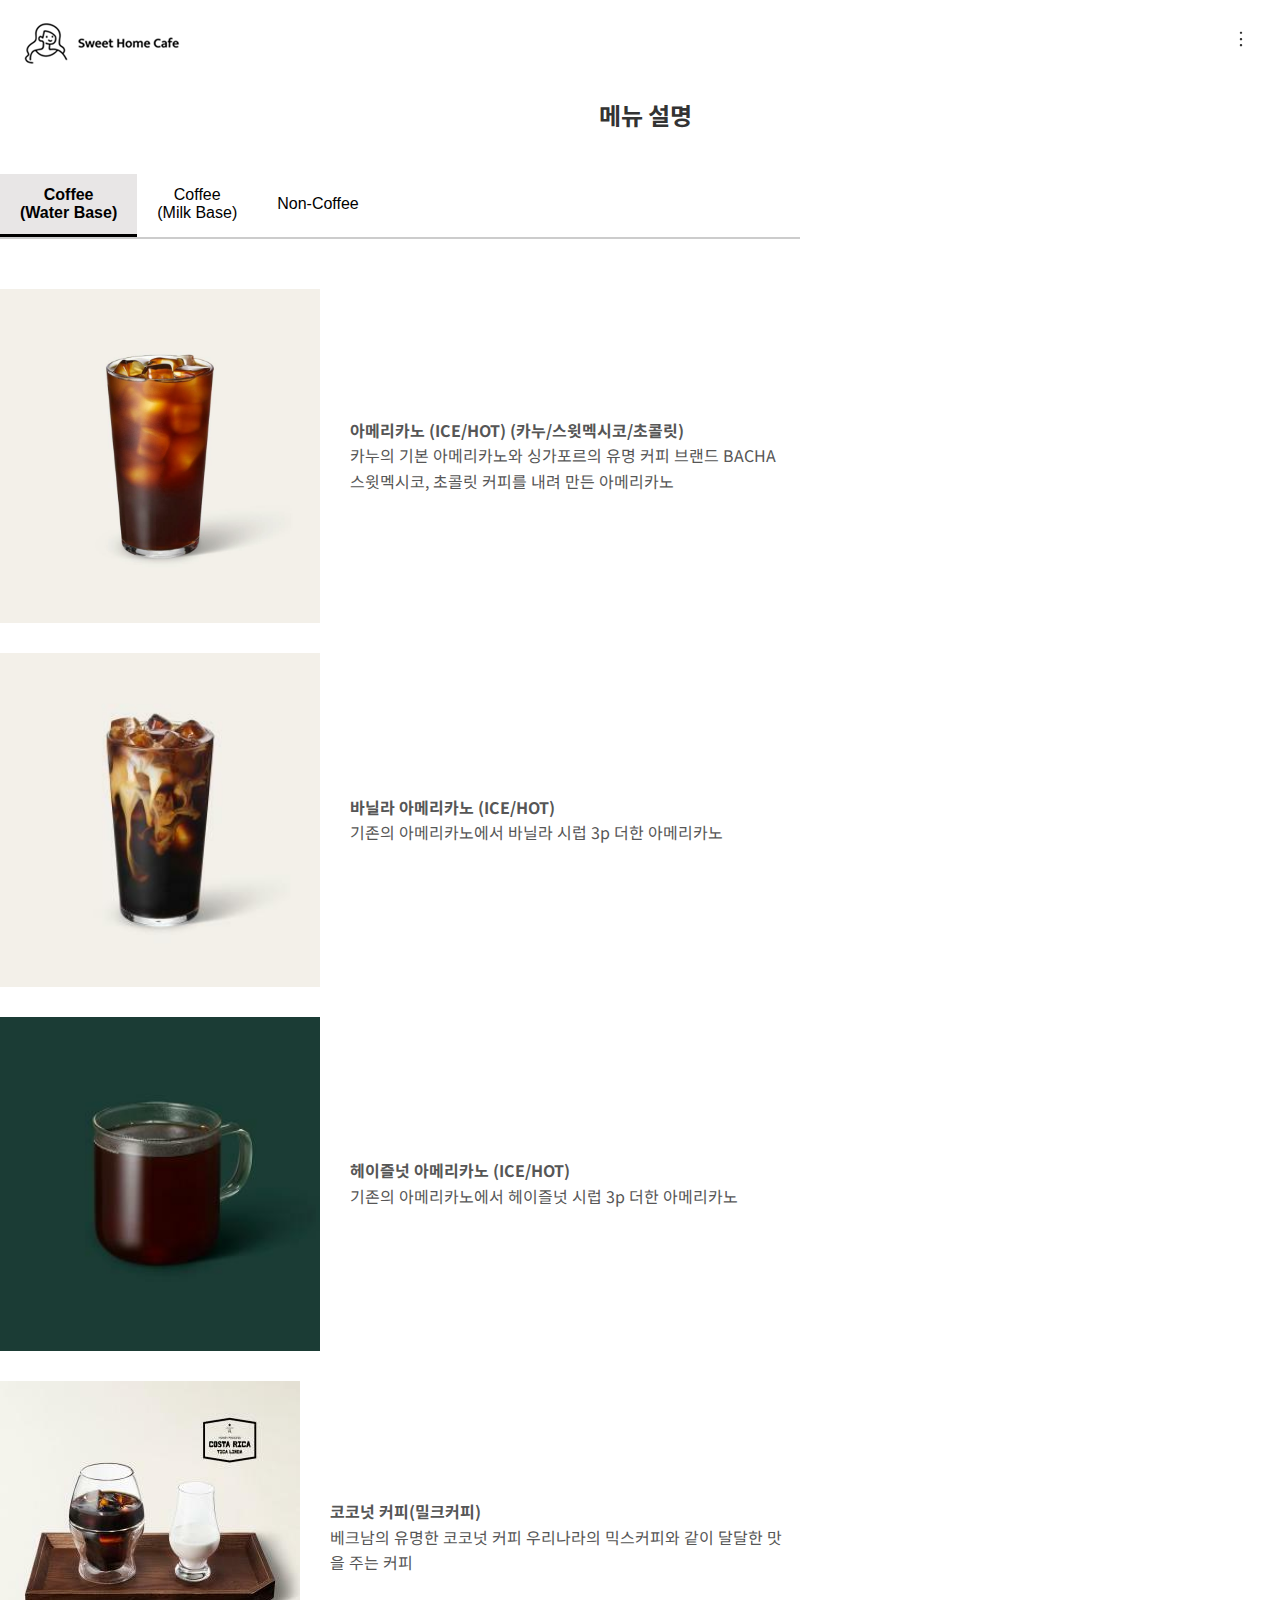
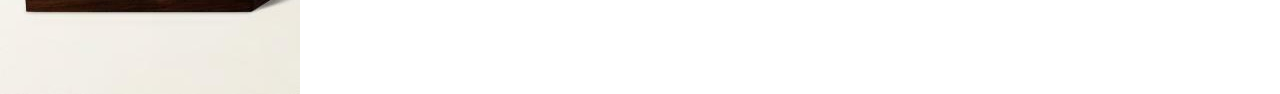
<file: index.html>
<!DOCTYPE html>
<html lang="en">
<head>
    <meta charset="UTF-8">
    <meta name="viewport" content="width=device-width, initial-scale=1.0">
    <link href="https://fonts.googleapis.com/css2?family=Noto+Sans+KR&display=swap" rel="stylesheet">
    <link rel="stylesheet" href="/common/common.css">
    <title>사랑이네 스윗 홈 카페</title>
    <style>

    .skills-tab-container {
      display: flex;
      flex-direction: column; /* 세로 정렬로 변경 */
      max-width: 800px;
      min-height: 480px;
    }

    .tab-list {
      display: flex;
      flex-direction: row; /* 가로로 정렬 */
      border-bottom: 2px solid #ccc;
      margin-bottom: 20px;
    }

    .tab-button {
      padding: 12px 20px;
      background: none;
      border: none;
      border-bottom: 3px solid transparent;
      cursor: pointer;
      transition: 0.3s;
      font-size: 16px;
      color: #000000;
    }

    .tab-button.active {
      border-color: #000000;
      font-weight: bold;
      color: #000000;
      background-color: #e8e6e6;
    }

    .tab-content {
      flex: 1;
    }

    .tab-panel {
      display: none;
      animation: fadeIn 0.3s ease;
    }

    .tab-panel.active {
      display: block;
    }

    @keyframes fadeIn {
      from { opacity: 0; }
      to { opacity: 1; }
    }

    .p3f{
      font-size: 1.5rem;
      margin: 0 auto 40px;
      color: #333;
      text-align: center;
      display: block;
      width: fit-content;
    }

   .inline-media {
      display: flex;
      align-items: center; /* 수직 가운데 정렬 */
      gap: 30px; /* 이미지와 텍스트 사이 간격 */
      margin-top: 30px;
    }

    .inline-media img {
      width: 40%;   /* 이미지 크기 조절 */
      object-fit: contain;
    }

    .inline-media p {
      margin: 0;
      line-height: 1.6;
      color: #565656;
    }
    p{
      padding-right: 17px;
    }

    </style>
</head>
<body>

    <div class="header">
        <a href="/index.html"><img src="/logo.png" alt="사랑이네 로고"></a>


        <div class="dropdown">
            <button class="dropdown-toggle" id="dropdownBtn">︙</button>
            <div class="dropdown-menu" id="dropdownMenu">
                <a href="/menu.html">메뉴</a>
                <a href="/index.html">메뉴 설명</a>
                <div class="dropdown-divider"></div>
                <a href="/road.html">찾아오는 길</a>
            </div>
        </div>

    </div>

     <script src="/common/common.js"></script>

    <main>
        <div>
          <h2 class="p3f">메뉴 설명</h2>
          <div class="skills-tab-container">
            <div class="tab-list">
              <button class="tab-button active" data-tab="Language">Coffee<br>(Water Base)</button>
              <button class="tab-button" data-tab="Frontend">Coffee<br>(Milk Base)</button>
              <button class="tab-button" data-tab="Backend">Non-Coffee</button>
            </div>

            <div class="tab-content">
              <div class="tab-panel active" id="Language">
                <div class="inline-media">
                  <img src="/images/c1.jpg" alt="아메리카노"/>
                  <p><b>아메리카노 (ICE/HOT) (카누/스윗멕시코/초콜릿)</b><br>카누의 기본 아메리카노와 싱가포르의 유명 커피 브랜드 BACHA 스윗멕시코, 초콜릿 커피를 내려 만든 아메리카노</p>
                </div>
                <div class="inline-media">
                  <img src="/images/c9.jpg" alt="바닐라 아메리카노" />
                  <p><b>바닐라 아메리카노 (ICE/HOT)</b><br>기존의 아메리카노에서 바닐라 시럽 3p 더한 아메리카노</p>
                </div>
                <div class="inline-media">
                  <img src="/images/c11.jpg" alt="헤이즐넛 아메리카노" />
                  <p><b>헤이즐넛 아메리카노 (ICE/HOT)</b><br>기존의 아메리카노에서 헤이즐넛 시럽 3p 더한 아메리카노</p>
                </div>
                <div class="inline-media">
                  <img src="/images/c10.jpg" alt="코코넛 커피" />
                  <p><b>코코넛 커피(밀크커피)</b><br>베크남의 유명한 코코넛 커피 우리나라의 믹스커피와 같이 달달한 맛을 주는 커피</p>
                </div>
              </div>

              <div class="tab-panel" id="Frontend">
                <div class="inline-media">
                  <img src="/images/c3.jpg" alt="카페 라떼"/>
                  <p><b>카페 라떼 (ICE/HOT)</b><br>고소한 우유와 카누의 에스프레소를 더한 카페 라떼</p>
                </div>
                <div class="inline-media">
                  <img src="/images/c4.jpg" alt="카페 라떼"/>
                  <p><b>바닐라 라떼 (ICE/HOT)</b><br>고소한 우유와 카누의 에스프레소에 바닐라 시럽 6p 더한 바닐라 라떼</p>
                </div>
                <div class="inline-media">
                  <img src="/images/c13.jpg" alt="카페 라떼"/>
                  <p><b>카페모카 (ICE/HOT)</b><br>고소한 우유와 카누의 에스프레소에 초코파우더를 더한 카페모카</p>
                </div>
                <div class="inline-media">
                  <img src="/images/c2.jpg" alt="카페 라떼"/>
                  <p><b>헤이즐넛 라떼 (ICE/HOT)</b><br>고소한 우유와 카누의 에스프레소에 헤이즐넛 시럽 6p 더한 헤이즐넛 라떼</p>
                </div>

              </div>
              <div class="tab-panel" id="Backend">
                <div class="inline-media">
                  <img src="/images/c8.jpg" alt="초코라떼" />
                  <p><b>초코라떼 (ICE/HOT)</b><br>달달한 초콜릿 파우더에 고소한 우유를 더한 라떼</p>
                </div>
                <div class="inline-media">
                  <img src="/images/c7.jpg" alt="녹차라떼" />
                  <p><b>녹차라떼 (ICE/HOT)</b><br>달콤 쌉싸름한 녹차 파우더에 고소한 우유를 더한 라떼</p>
                </div>
                <div class="inline-media">
                  <img src="/images/c12.jpg" alt="딸기라떼" />
                  <p><b>딸기라떼 (ONLY ICE)</b><br>새콤달콤한 딸기청에 고소한 우유를 더한 음료</p>
                </div>
                <div class="inline-media">
                  <img src="/images/c5.jpg" alt="청포도 에이드" />
                  <p><b>청포도 에이드 (ONLY ICE)</b><br>상큼 달달한 청포도 시럽에 제로 사이다를 넣은 피지오</p>
                </div>

                <div class="inline-media">
                  <img src="/images/c6.jpg" alt="자몽 에이드" />
                  <p><b>자몽 에이드 (ONLY ICE)</b><br>달콤 쌉싸름하 자몽 시럽에 제로 사이다를 넣은 피지오</p>
                </div>


              </div>

            </div>
          </div>

          <script>
      document.querySelectorAll('.tab-button').forEach(button => {
      button.addEventListener('click', () => {
        const tab = button.getAttribute('data-tab');

        // 버튼 active 상태 설정
        document.querySelectorAll('.tab-button').forEach(btn => {
          btn.classList.remove('active');
        });
        button.classList.add('active');

        // 탭 내용 active 상태 설정
        document.querySelectorAll('.tab-panel').forEach(panel => {
          panel.classList.remove('active');
        });
        document.getElementById(tab).classList.add('active');
      });
    });

    </script>
    </main>

</body>
</html>
</file>
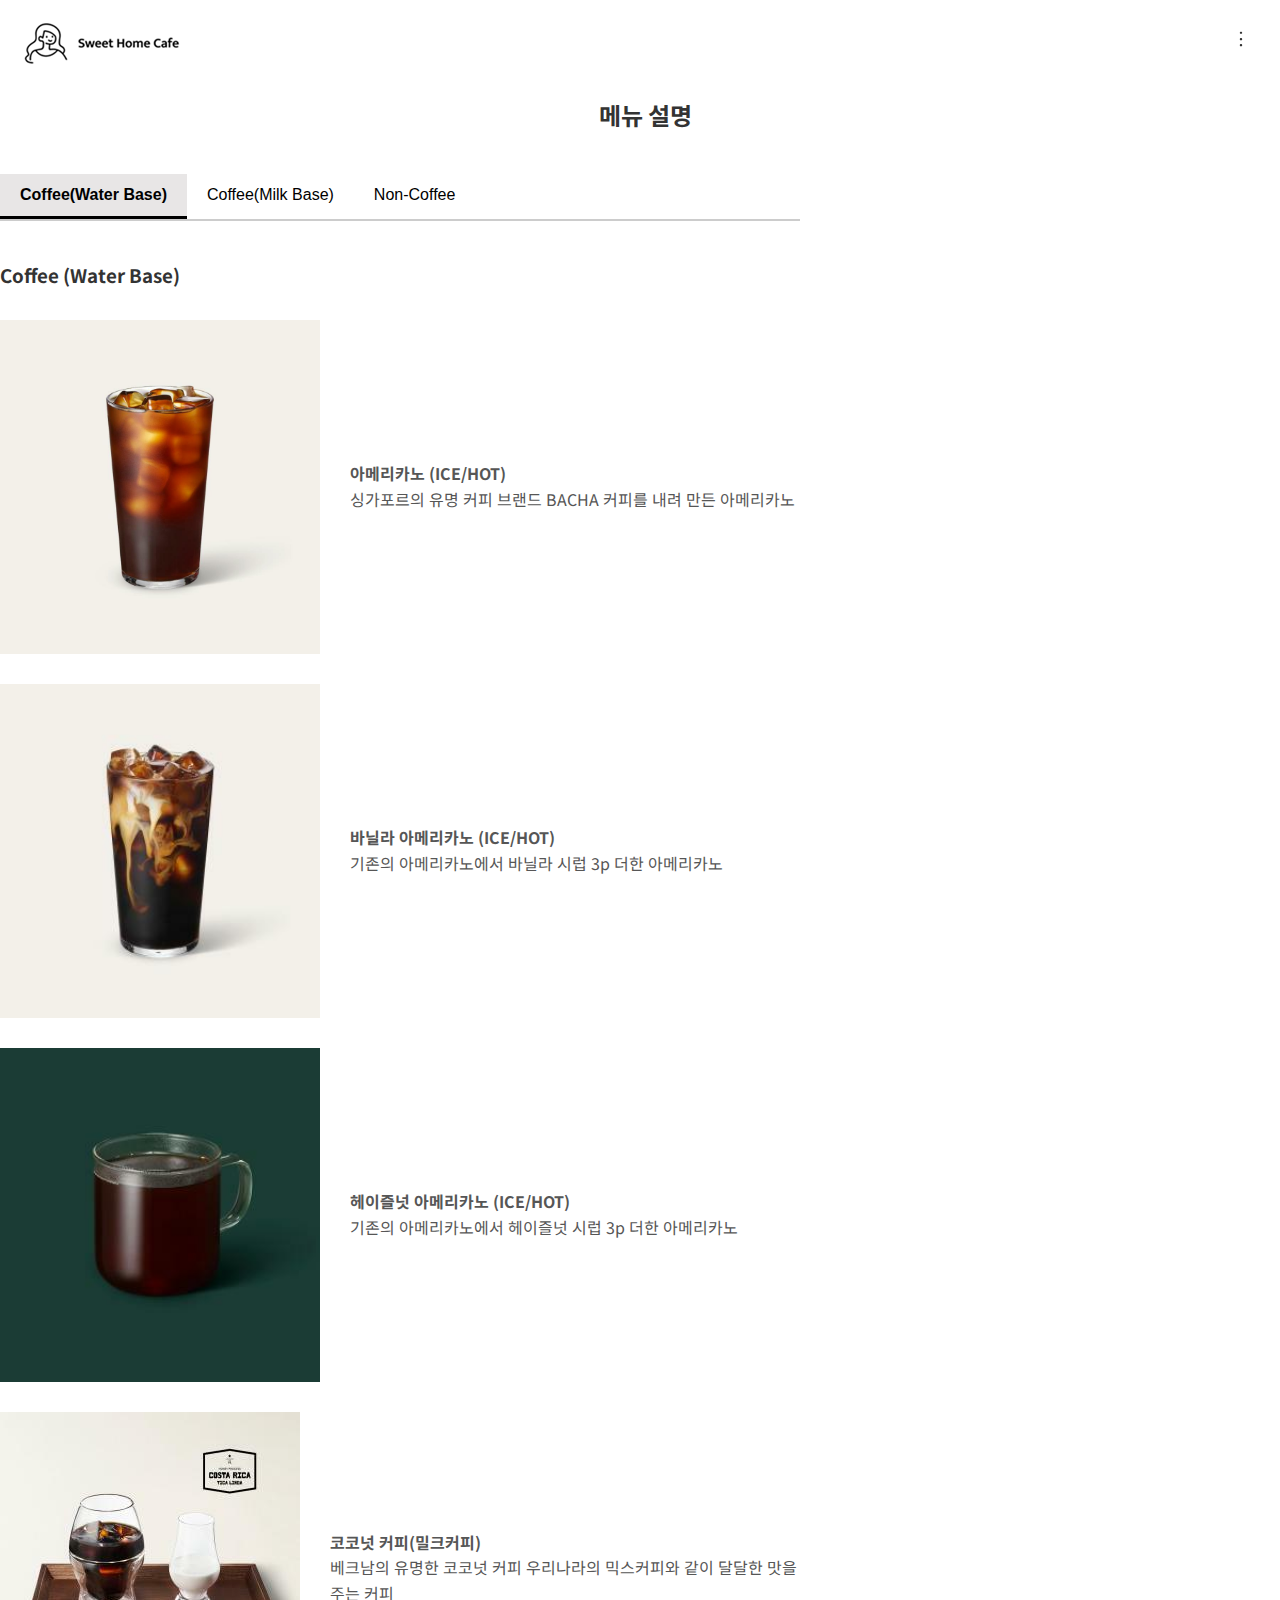
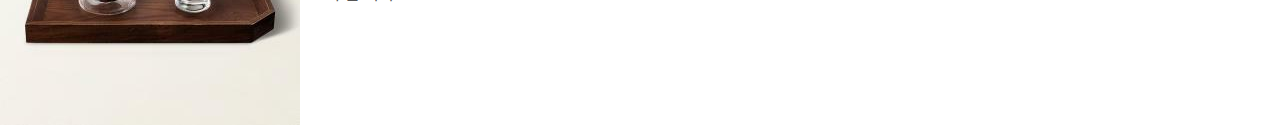
<file: introduce.html>
<!DOCTYPE html>
<html lang="en">
<head>
    <meta charset="UTF-8">
    <meta name="viewport" content="width=device-width, initial-scale=1.0">
    <link href="https://fonts.googleapis.com/css2?family=Noto+Sans+KR&display=swap" rel="stylesheet">
    <link rel="stylesheet" href="/common/common.css">
    <title>사랑이네 스윗 홈 카페</title>
    <style>

    .skills-tab-container {
      display: flex;
      flex-direction: column; /* 세로 정렬로 변경 */
      max-width: 800px;
      min-height: 480px;
    }

    .tab-list {
      display: flex;
      flex-direction: row; /* 가로로 정렬 */
      border-bottom: 2px solid #ccc;
      margin-bottom: 20px;
    }

    .tab-button {
      padding: 12px 20px;
      background: none;
      border: none;
      border-bottom: 3px solid transparent;
      cursor: pointer;
      transition: 0.3s;
      font-size: 16px;
    }

    .tab-button.active {
      border-color: #000000;
      font-weight: bold;
      color: #000000;
      background-color: #e8e6e6;
    }

    .tab-content {
      flex: 1;
    }

    .tab-panel {
      display: none;
      animation: fadeIn 0.3s ease;
    }

    .tab-panel.active {
      display: block;
    }

    @keyframes fadeIn {
      from { opacity: 0; }
      to { opacity: 1; }
    }

    .p3f{
      font-size: 1.5rem;
      margin: 0 auto 40px;
      color: #333;
      text-align: center;
      display: block;
      width: fit-content;
    }

   .inline-media {
      display: flex;
      align-items: center; /* 수직 가운데 정렬 */
      gap: 30px; /* 이미지와 텍스트 사이 간격 */
      margin-top: 30px;
    }

    .inline-media img {
      width: 40%;   /* 이미지 크기 조절 */
      object-fit: contain;
    }

    .inline-media p {
      margin: 0;
      line-height: 1.6;
      color: #565656;
    }

    </style>
</head>
<body>

    <div class="header">
        <img src="/logo.png" alt="사랑이네 로고">

        <div class="dropdown">
            <button class="dropdown-toggle" id="dropdownBtn">︙</button>
            <div class="dropdown-menu" id="dropdownMenu">
                <a href="/index.html">메뉴</a>
                <a href="/introduce.html">메뉴 설명</a>
                <div class="dropdown-divider"></div>
                <a href="/road.html">찾아오는 길</a>
            </div>
        </div>

    </div>

     <script src="/common/common.js"></script>

    <main>
        <div>
          <h2 class="p3f">메뉴 설명</h2>
          <div class="skills-tab-container">
            <div class="tab-list">
              <button class="tab-button active" data-tab="Language">Coffee(Water Base)</button>
              <button class="tab-button" data-tab="Frontend">Coffee(Milk Base)</button>
              <button class="tab-button" data-tab="Backend">Non-Coffee</button>
            </div>

            <div class="tab-content">
              <div class="tab-panel active" id="Language">
                <h3>Coffee (Water Base)</h3>
                <div class="inline-media">
                  <img src="/images/c1.jpg" alt="아메리카노"/>
                  <p><b>아메리카노 (ICE/HOT)</b><br>싱가포르의 유명 커피 브랜드 BACHA 커피를 내려 만든 아메리카노</p>
                </div>
                <div class="inline-media">
                  <img src="/images/c9.jpg" alt="바닐라 아메리카노" />
                  <p><b>바닐라 아메리카노 (ICE/HOT)</b><br>기존의 아메리카노에서 바닐라 시럽 3p 더한 아메리카노</p>
                </div>
                <div class="inline-media">
                  <img src="/images/c11.jpg" alt="헤이즐넛 아메리카노" />
                  <p><b>헤이즐넛 아메리카노 (ICE/HOT)</b><br>기존의 아메리카노에서 헤이즐넛 시럽 3p 더한 아메리카노</p>
                </div>
                <div class="inline-media">
                  <img src="/images/c10.jpg" alt="코코넛 커피" />
                  <p><b>코코넛 커피(밀크커피)</b><br>베크남의 유명한 코코넛 커피 우리나라의 믹스커피와 같이 달달한 맛을 주는 커피</p>
                </div>
              </div>

              <div class="tab-panel" id="Frontend">
                <h3>Coffee (Milk Base)</h3>
                <div class="inline-media">
                  <img src="/images/c3.jpg" alt="카페 라떼"/>
                  <p><b>카페 라떼 (ICE/HOT)</b><br>고소한 우유와 카누의 에스프레소를 더한 카페 라떼</p>
                </div>
                <div class="inline-media">
                  <img src="/images/c4.jpg" alt="카페 라떼"/>
                  <p><b>바닐라 라떼 (ICE/HOT)</b><br>고소한 우유와 카누의 에스프레소에 바닐라 시럽 6p 더한 바닐라 라떼</p>
                </div>
                <div class="inline-media">
                  <img src="/images/c2.jpg" alt="카페 라떼"/>
                  <p><b>헤이즐넛 라떼 (ICE/HOT)</b><br>고소한 우유와 카누의 에스프레소에 헤이즐넛 시럽 6p 더한 헤이즐넛 라떼</p>
                </div>

              </div>
              <div class="tab-panel" id="Backend">
                <h3>Non-Coffee</h3>
                <div class="inline-media">
                  <img src="/images/c8.jpg" alt="초코라떼" />
                  <p><b>초코라떼 (ICE/HOT)</b><br>달달한 초콜릿 파우더에 고소한 우유를 더한 라떼</p>
                </div>
                <div class="inline-media">
                  <img src="/images/c7.jpg" alt="녹차라떼" />
                  <p><b>녹차라떼 (ICE/HOT)</b><br>달콤 쌉싸름한 녹차 파우더에 고소한 우유를 더한 라떼</p>
                </div>
                <div class="inline-media">
                  <img src="/images/c12.jpg" alt="딸기라떼" />
                  <p><b>딸기라떼 (ONLY ICE)</b><br>새콤달콤한 딸기청에 고소한 우유를 더한 음료</p>
                </div>
                <div class="inline-media">
                  <img src="/images/c5.jpg" alt="청포도 에이드" />
                  <p><b>청포도 에이드 (ONLY ICE)</b><br>상큼 달달한 청포도 시럽에 제로 사이다를 넣은 피지오</p>
                </div>

                <div class="inline-media">
                  <img src="/images/c6.jpg" alt="자몽 에이드" />
                  <p><b>자몽 에이드 (ONLY ICE)</b><br>달콤 쌉싸름하 자몽 시럽에 제로 사이다를 넣은 피지오</p>
                </div>


              </div>

            </div>
          </div>

          <script>
      document.querySelectorAll('.tab-button').forEach(button => {
      button.addEventListener('click', () => {
        const tab = button.getAttribute('data-tab');

        // 버튼 active 상태 설정
        document.querySelectorAll('.tab-button').forEach(btn => {
          btn.classList.remove('active');
        });
        button.classList.add('active');

        // 탭 내용 active 상태 설정
        document.querySelectorAll('.tab-panel').forEach(panel => {
          panel.classList.remove('active');
        });
        document.getElementById(tab).classList.add('active');
      });
    });

    </script>
    </main>

</body>
</html>
</file>
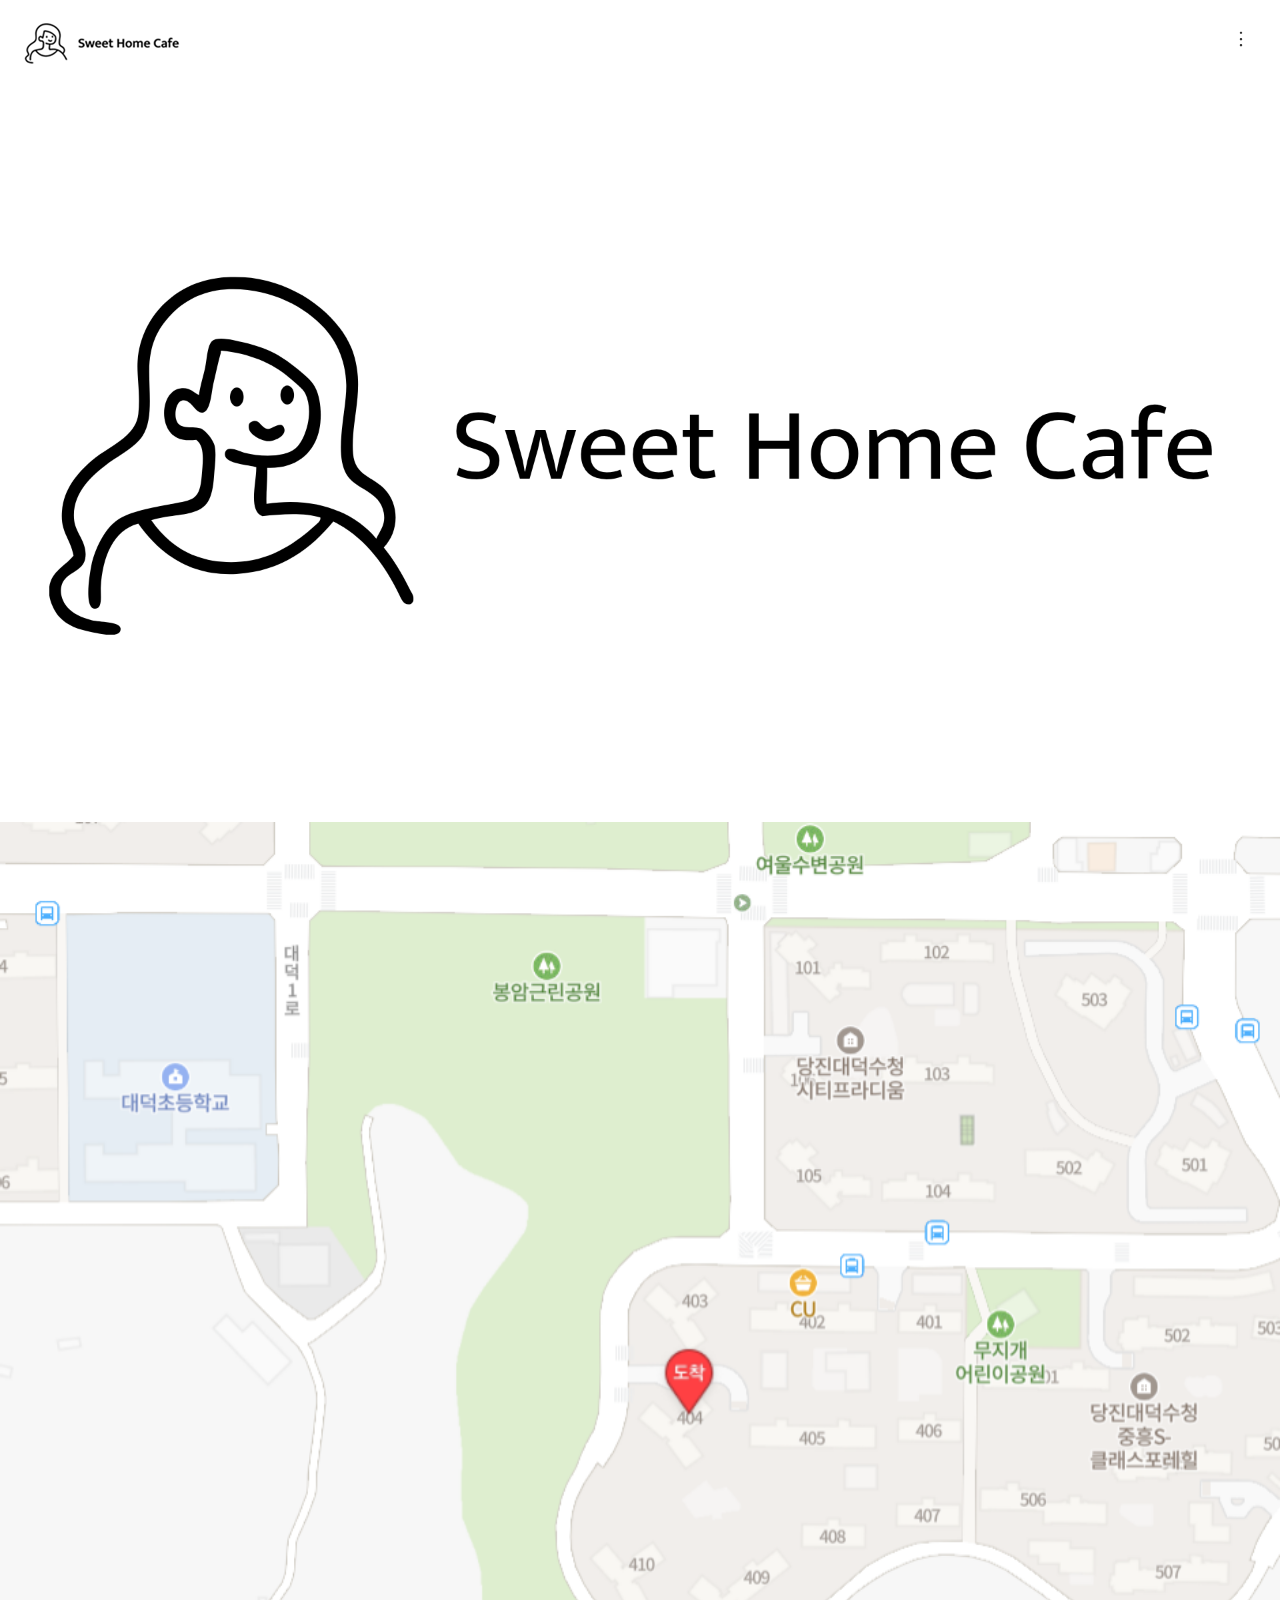
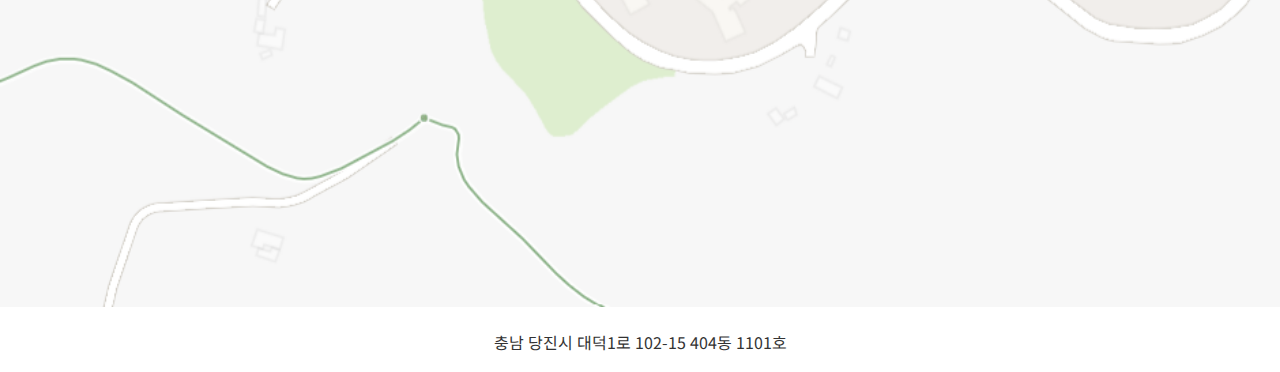
<file: road.html>
<!DOCTYPE html>
<html lang="en">
<head>
    <meta charset="UTF-8">
    <meta name="viewport" content="width=device-width, initial-scale=1.0">
    <link href="https://fonts.googleapis.com/css2?family=Noto+Sans+KR&display=swap" rel="stylesheet">
    <link rel="stylesheet" href="/common/common.css">
    <title>사랑이네 스윗 홈 카페</title>
    <style>
        .mainlogo{
            width: 100%;
            align-items: center;
        }

        p{
            align-items: center;
            text-align: center;
        }

    </style>
</head>
<body>

    <div class="header">
        <img src="/logo.png" alt="사랑이네 로고">

         <div class="dropdown">
            <button class="dropdown-toggle" id="dropdownBtn">︙</button>
            <div class="dropdown-menu" id="dropdownMenu">
                <a href="/index.html">메뉴</a>
                <a href="/introduce.html">메뉴 설명</a>
                <div class="dropdown-divider"></div>
                <a href="/road.html">찾아오는 길</a>
            </div>
        </div>

    </div>

     <script src="/common/common.js"></script>

    <main>
        <img class="mainlogo" src="/mainlogo.png" alt="사랑이네 로고">
        <img class="mainlogo" src="/place.png" alt="사랑이네 로고">
        <p>충남 당진시 대덕1로 102-15 404동 1101호</p>
    </main>

</body>
</html>
</file>
<file: common/common.css>
/* 기본 설정 */
        body {
        margin: 0;
        font-family: 'Noto Sans KR', sans-serif;
        background-color: rgb(255, 255, 255);
        color: #333;
        line-height: 1.6;
        }

        /* 헤더 (로고 영역) */
        .header {
        padding: 20px;
        text-align: left;
        }

        .header img {
        max-width: 200px;
        height: auto;
        }


        /* 섹션 제목 */
        h2 {
        margin: 30px 30px 10px;
        font-size: 24px;
        padding-left: 10px;
        color: #444;
        }

        /* 메뉴 리스트 */
        ul {
        list-style: none;
        padding-left: 30px;
        margin-bottom: 30px;
        }

        ul li {
        margin-bottom: 10px;
        font-size: 18px;
        position: relative;
        padding-left: 10px;
        }

        /* 반응형 처리 */
        @media (max-width: 600px) {
        .header img {
            max-width: 150px;
        }

        h2 {
            font-size: 20px;
            margin: 20px 30px 10px;
        }

        ul li {
            font-size: 16px;
        }
        }

        /* 드롭다운 컨테이너 */
        .dropdown {
        position: fixed;
        top: 20px;
        right: 20px;
        }


        /* 드롭다운 메뉴 */
        .dropdown-menu {
        display: none;
        position: absolute;
        right: 0;
        margin-top: 5px;
        background-color: white;
        box-shadow: 0 4px 8px rgba(0,0,0,0.1);
        border-radius: 4px;
        min-width: 160px;
        z-index: 1000;
        }

        .dropdown-menu a {
        display: block;
        padding: 10px 15px;
        text-decoration: none;
        color: #333;
        }

        .dropdown-menu a:hover {
        background-color: #f1f1f1;
        }

        .dropdown-divider {
        height: 1px;
        background-color: #e0e0e0;
        margin: 5px 0;
        }

        /* 메뉴가 열릴 때 */
        .show {
        display: block;
        }
        .dropdown-toggle {
        font-size: 18px;
        background: none;
        border: none;
        cursor: pointer;
        color: #333;
        padding: 5px 10px;
        }
</file>
